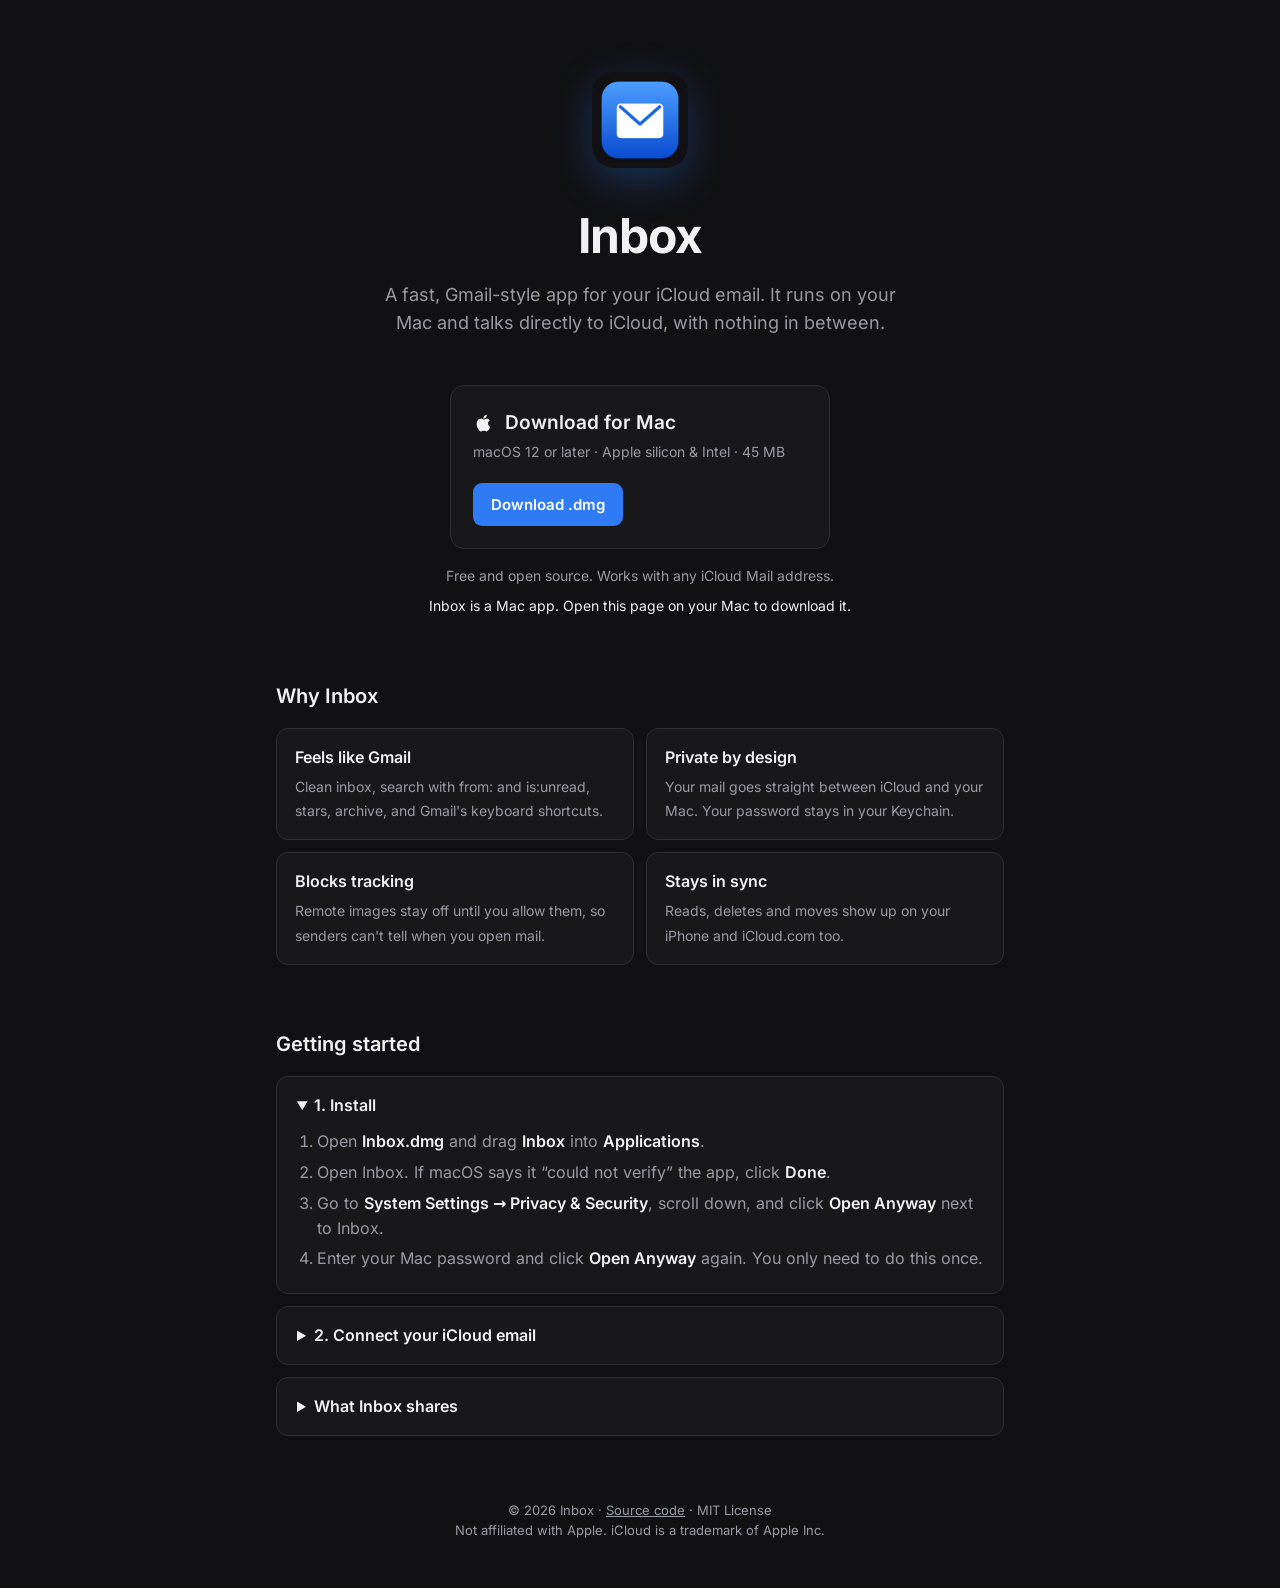
<file: docs/index.html>
<!doctype html>
<html lang="en">
<head>
<meta charset="utf-8">
<meta name="viewport" content="width=device-width, initial-scale=1">
<title>Inbox for iCloud Mail</title>
<meta name="description" content="A fast, Gmail-style Mac app for your iCloud email. Free and open source.">
<link rel="icon" href="icon.png">
<link rel="apple-touch-icon" href="icon.png">
<style>
  @font-face { font-family: Inter; font-weight: 400; src: url(inter-400.woff2) format("woff2"); font-display: swap; }
  @font-face { font-family: Inter; font-weight: 600; src: url(inter-600.woff2) format("woff2"); font-display: swap; }
  @font-face { font-family: Inter; font-weight: 700; src: url(inter-700.woff2) format("woff2"); font-display: swap; }

  :root {
    --accent: #2f7bf5;
    --bg: #111113;
    --panel: #18181b;
    --line: #2e2e33;
    --text: #f2f2f3;
    --muted: #9a9aa3;
  }
  * { box-sizing: border-box; }
  html, body { margin: 0; }
  body {
    background: var(--bg);
    color: var(--text);
    font: 400 16px/1.55 Inter, -apple-system, "Segoe UI", system-ui, sans-serif;
    -webkit-font-smoothing: antialiased;
  }
  main { max-width: 760px; margin: 0 auto; padding: 72px 16px 48px; }
  a { color: var(--accent); }

  header { text-align: center; }
  header img { width: 96px; height: 96px; border-radius: 22px; box-shadow: 0 12px 40px rgba(47, 123, 245, .3); }
  h1 { font-size: clamp(34px, 7vw, 48px); font-weight: 700; letter-spacing: -.02em; margin: 24px 0 8px; }
  .tagline { color: var(--muted); font-size: 18px; margin: 0 auto; max-width: 30em; }

  .downloads { display: flex; justify-content: center; margin: 48px 0 16px; }
  .card {
    display: flex; flex-direction: column; gap: 4px; width: 100%; max-width: 380px;
    background: var(--panel); border: 1px solid var(--line); border-radius: 14px;
    padding: 22px; color: inherit; text-decoration: none;
    transition: border-color .15s, transform .15s;
  }
  .card:hover { border-color: var(--accent); transform: translateY(-2px); }
  .card:focus-visible { outline: 2px solid var(--accent); outline-offset: 3px; }
  .card .os { display: flex; align-items: center; gap: 10px; font-weight: 600; font-size: 19px; }
  .card svg { width: 22px; height: 22px; fill: currentColor; flex: none; }
  .card .meta { color: var(--muted); font-size: 14px; }
  .card .btn {
    margin-top: 16px; align-self: flex-start;
    background: var(--accent); color: #fff;
    font-weight: 600; font-size: 15px; padding: 10px 18px; border-radius: 9px;
  }

  .note { text-align: center; color: var(--muted); font-size: 14px; margin: 0; }
  .note.warn { color: var(--text); margin-top: 8px; display: none; }

  section { margin-top: 64px; }
  h2 { font-size: 20px; font-weight: 600; margin: 0 0 16px; }
  .features { display: grid; grid-template-columns: 1fr 1fr; gap: 12px; }
  @media (max-width: 560px) { .features { grid-template-columns: 1fr; } }
  .feature { background: var(--panel); border: 1px solid var(--line); border-radius: 12px; padding: 16px 18px; }
  .feature b { display: block; font-weight: 600; margin-bottom: 4px; }
  .feature span { color: var(--muted); font-size: 14px; }

  details { background: var(--panel); border: 1px solid var(--line); border-radius: 12px; padding: 16px 20px; margin-bottom: 12px; }
  summary { cursor: pointer; font-weight: 600; }
  details ol, details p { margin: 12px 0 0; color: var(--muted); }
  details ol { padding-left: 20px; }
  details li { margin-bottom: 6px; }
  details b { color: var(--text); font-weight: 600; }

  footer { margin-top: 64px; text-align: center; color: var(--muted); font-size: 13px; }
  footer a { color: var(--muted); }
</style>
</head>
<body>
<main>
  <header>
    <img src="icon.png" alt="" width="96" height="96">
    <h1>Inbox</h1>
    <p class="tagline">A fast, Gmail-style app for your iCloud email. It runs on your Mac and talks directly to iCloud, with nothing in between.</p>
  </header>

  <div class="downloads">
    <a class="card" id="dl-mac" download>
      <span class="os">
        <svg viewBox="0 0 24 24" aria-hidden="true"><path d="M16.37 12.64c-.02-2.3 1.88-3.4 1.96-3.46-1.07-1.56-2.73-1.78-3.32-1.8-1.41-.14-2.76.83-3.47.83-.72 0-1.82-.81-3-.79-1.54.02-2.96.9-3.76 2.28-1.6 2.78-.41 6.9 1.15 9.16.76 1.1 1.67 2.34 2.86 2.3 1.15-.05 1.58-.74 2.97-.74 1.38 0 1.77.74 2.98.72 1.24-.02 2.02-1.12 2.77-2.23.88-1.28 1.24-2.52 1.26-2.59-.03-.01-2.41-.92-2.43-3.68zM14.1 5.9c.63-.77 1.06-1.83.94-2.9-.91.04-2.02.61-2.67 1.37-.58.67-1.1 1.76-.96 2.8 1.02.08 2.06-.52 2.69-1.27z"/></svg>
        Download for Mac
      </span>
      <span class="meta">macOS 12 or later · Apple silicon &amp; Intel · 45 MB</span>
      <span class="btn">Download .dmg</span>
    </a>
  </div>
  <p class="note">Free and open source. Works with any iCloud Mail address.</p>
  <p class="note warn" id="not-mac">Inbox is a Mac app. Open this page on your Mac to download it.</p>

  <section>
    <h2>Why Inbox</h2>
    <div class="features">
      <div class="feature"><b>Feels like Gmail</b><span>Clean inbox, search with from: and is:unread, stars, archive, and Gmail's keyboard shortcuts.</span></div>
      <div class="feature"><b>Private by design</b><span>Your mail goes straight between iCloud and your Mac. Your password stays in your Keychain.</span></div>
      <div class="feature"><b>Blocks tracking</b><span>Remote images stay off until you allow them, so senders can't tell when you open mail.</span></div>
      <div class="feature"><b>Stays in sync</b><span>Reads, deletes and moves show up on your iPhone and iCloud.com too.</span></div>
    </div>
  </section>

  <section>
    <h2>Getting started</h2>
    <details id="help-install" open>
      <summary>1. Install</summary>
      <ol>
        <li>Open <b>Inbox.dmg</b> and drag <b>Inbox</b> into <b>Applications</b>.</li>
        <li>Open Inbox. If macOS says it “could not verify” the app, click <b>Done</b>.</li>
        <li>Go to <b>System Settings → Privacy &amp; Security</b>, scroll down, and click <b>Open Anyway</b> next to Inbox.</li>
        <li>Enter your Mac password and click <b>Open Anyway</b> again. You only need to do this once.</li>
      </ol>
    </details>
    <details>
      <summary>2. Connect your iCloud email</summary>
      <ol>
        <li>Enter your iCloud email address in Inbox.</li>
        <li>Click <b>Open Apple Account</b>, sign in, and choose <b>App-Specific Passwords</b>. Click <b>+</b> and name it “Inbox”.</li>
        <li>Copy the password Apple shows you (it looks like <b>abcd-efgh-ijkl-mnop</b>) and paste it into Inbox. It connects right away.</li>
      </ol>
      <p>Never use your Apple Account password here. Inbox only accepts app-specific passwords, which you can revoke at any time on account.apple.com.</p>
    </details>
    <details>
      <summary>What Inbox shares</summary>
      <p>When you connect, Inbox sends your <b>email address</b>, the Inbox version and your macOS version to its developer, who keeps a list of users. It checks in once a day to keep that up to date. Signing out of Inbox removes you from the list.</p>
      <p>Your password and the contents of your email are never sent anywhere except between your Mac and iCloud.</p>
    </details>
  </section>

  <footer>
    © <span id="year"></span> Inbox · <a id="source" href="#">Source code</a> · MIT License<br>
    Not affiliated with Apple. iCloud is a trademark of Apple Inc.
  </footer>
</main>

<script>
  const GITHUB_USER = "santisam22";
  const GITHUB_REPO = "inbox";

  // Always points at the newest release, so publishing an update never requires editing this page.
  const repo = `https://github.com/${GITHUB_USER}/${GITHUB_REPO}`;
  document.getElementById("dl-mac").href = `${repo}/releases/latest/download/Inbox.dmg`;
  document.getElementById("source").href = repo;
  document.getElementById("year").textContent = new Date().getFullYear();

  // Inbox is Mac-only: tell visitors on other devices.
  if (!/Mac/.test(navigator.userAgent) || /iPhone|iPad/.test(navigator.userAgent)) {
    document.getElementById("not-mac").style.display = "block";
  }
</script>
</body>
</html>
</file>
